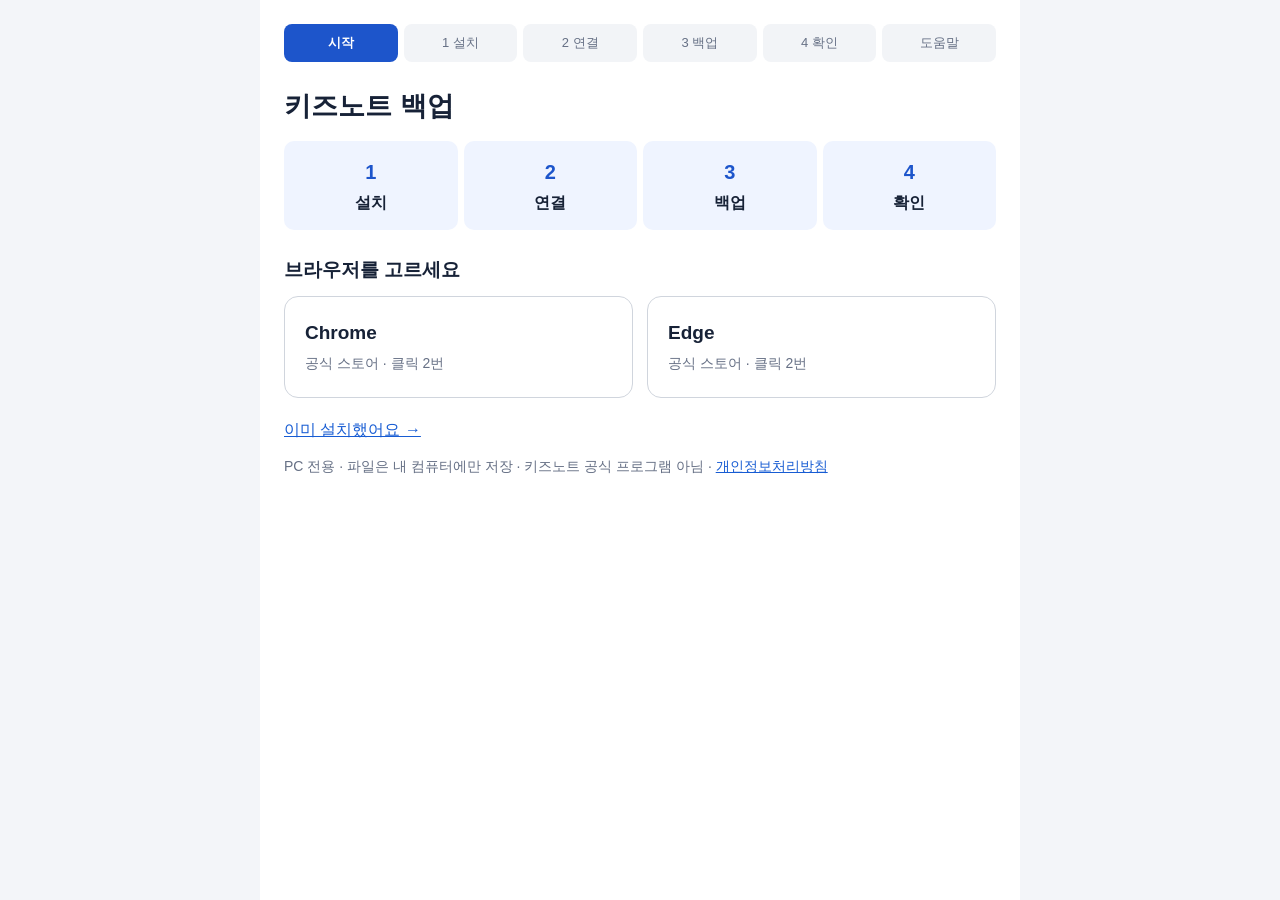
<file: instruction/index.html>
<!doctype html>
<html lang="ko">
<head>
<meta charset="utf-8">
<meta name="viewport" content="width=device-width,initial-scale=1">
<title>키즈노트 백업 - KidsNote Backup</title>
<link rel="stylesheet" href="guide.css?v=20261102">
</head>
<body>
<main>
<nav aria-label="단계"><ol class="steps"><li><a href="index.html" aria-current="step">시작</a></li><li><a href="index.html">1 설치</a></li><li><a href="open.html">2 연결</a></li><li><a href="backup.html">3 백업</a></li><li><a href="files.html">4 확인</a></li><li><a href="help.html">도움말</a></li></ol></nav>
<h1>키즈노트 백업</h1>
<ol class="flow"><li>설치</li><li>연결</li><li>백업</li><li>확인</li></ol>
<h2>브라우저를 고르세요</h2>
<div class="choices">
<a class="card" href="chrome.html"><b>Chrome</b><span>공식 스토어 · 클릭 2번</span></a>
<a class="card" href="edge.html"><b>Edge</b><span>공식 스토어 · 클릭 2번</span></a>
</div>
<p class="more"><a href="open.html">이미 설치했어요 →</a></p>
<p class="small">PC 전용 · 파일은 내 컴퓨터에만 저장 · 키즈노트 공식 프로그램 아님 · <a href="privacy.html" style="white-space:nowrap">개인정보처리방침</a></p>

</main>
</body>
</html>
</file>
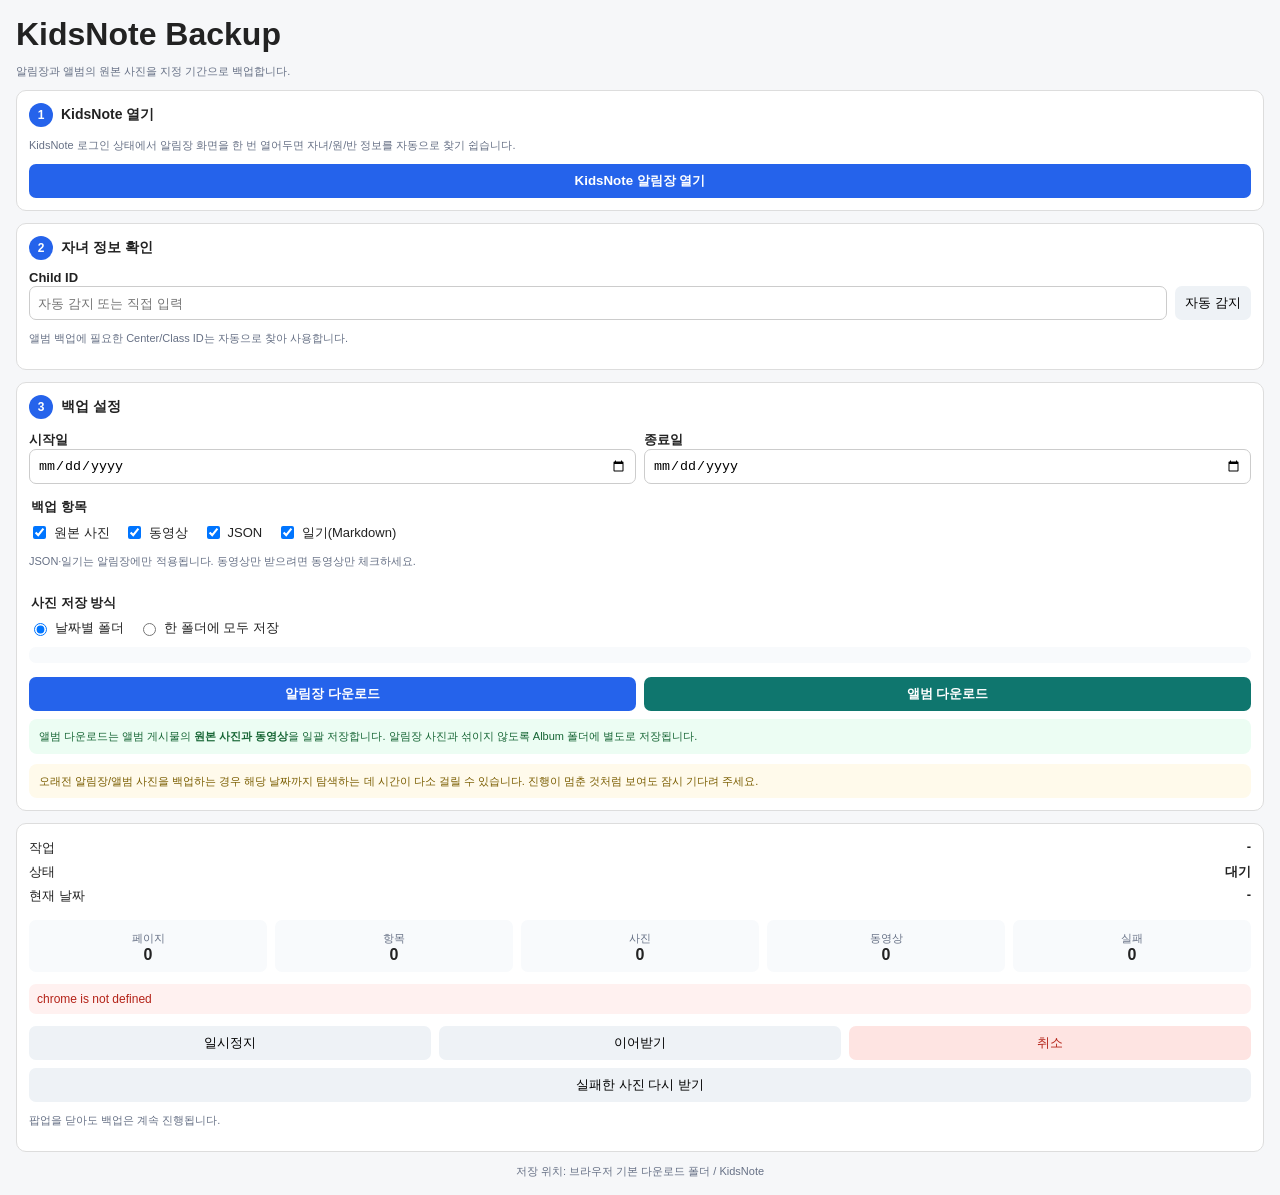
<file: popup.html>
<!doctype html>
<html lang="ko">
<head>
  <meta charset="utf-8">
  <meta name="viewport" content="width=device-width,initial-scale=1">
  <title>KidsNote Backup</title>
  <style>
    body{font-family:sans-serif;min-width:390px;margin:0;background:#f6f7f9;color:#222}.app{padding:16px}.panel{padding:12px;border:1px solid #ddd;border-radius:10px;margin-bottom:12px;background:#fff}h1{margin:0 0 4px}.step-title{display:flex;align-items:center;gap:8px;margin:0 0 8px;font-size:14px}.step-badge{display:inline-flex;width:24px;height:24px;border-radius:50%;align-items:center;justify-content:center;background:#2563eb;color:#fff;font-size:12px;font-weight:700}.inline,.actions,.backup-actions{display:flex;gap:8px}.inline input{flex:1}.dates,.stats{display:grid;grid-template-columns:1fr 1fr;gap:8px;margin-top:12px}.stats{grid-template-columns:repeat(5,1fr)}label{font-size:13px;font-weight:600}input{box-sizing:border-box;width:100%;padding:8px;border:1px solid #ccc;border-radius:7px}fieldset{border:0;padding:0;margin:14px 0}legend{font-size:13px;font-weight:700;margin-bottom:7px}.check,.radio{font-weight:400;margin-right:10px;display:inline-flex;align-items:center;gap:5px}.check input,.radio input{width:auto}button{padding:8px 10px;border:0;border-radius:7px;cursor:pointer}.primary{background:#2563eb;color:#fff;font-weight:700}.album-primary{background:#0f766e;color:#fff;font-weight:700}.full{width:100%}.secondary{background:#eef2f6}.danger{background:#fee4e2;color:#b42318}.status-row{display:flex;justify-content:space-between;padding:3px 0;font-size:13px}.stats div{text-align:center;background:#f8fafc;padding:8px;border-radius:7px}.stats span,.hint,header p,footer{color:#667085;font-size:11px}.stats strong{display:block;font-size:16px}.actions button,.backup-actions button{flex:1}.error{background:#fff1f0;color:#b42318;padding:8px;border-radius:7px;font-size:12px}.folder-example{margin:7px 0 0;padding:8px;background:#f8fafc;border-radius:7px;font-family:monospace;font-size:11px;line-height:1.5;color:#475467;white-space:pre-line}.wait-notice{margin:10px 0 0;padding:9px 10px;border-radius:8px;background:#fffaeb;color:#7a5d00;font-size:11px;line-height:1.5}.album-note{margin:8px 0 0;padding:9px 10px;border-radius:8px;background:#ecfdf3;color:#166534;font-size:11px;line-height:1.5}.retry-btn{margin-top:8px}.version{margin-top:4px;color:#98a2b3;font-size:10px}footer{text-align:center}
  </style>
</head>
<body>
  <main class="app">
    <header>
      <h1>KidsNote Backup</h1>
      <p>알림장과 앨범의 원본 사진을 지정 기간으로 백업합니다.</p>
      <div id="versionText" class="version"></div>
    </header>

    <section class="panel">
      <h2 class="step-title"><span class="step-badge">1</span>KidsNote 열기</h2>
      <p class="hint">KidsNote 로그인 상태에서 알림장 화면을 한 번 열어두면 자녀/원/반 정보를 자동으로 찾기 쉽습니다.</p>
      <button id="openReportBtn" type="button" class="primary full">KidsNote 알림장 열기</button>
    </section>

    <section class="panel">
      <h2 class="step-title"><span class="step-badge">2</span>자녀 정보 확인</h2>
      <label for="childId">Child ID</label>
      <div class="inline">
        <input id="childId" inputmode="numeric" autocomplete="off" placeholder="자동 감지 또는 직접 입력">
        <button id="detectBtn" type="button" class="secondary">자동 감지</button>
      </div>
      <p class="hint">앨범 백업에 필요한 Center/Class ID는 자동으로 찾아 사용합니다.</p>
    </section>

    <section class="panel">
      <h2 class="step-title"><span class="step-badge">3</span>백업 설정</h2>
      <div class="dates">
        <label>시작일<input id="startDate" type="date"></label>
        <label>종료일<input id="endDate" type="date"></label>
      </div>

      <fieldset>
        <legend>백업 항목</legend>
        <label class="check"><input id="photos" type="checkbox" checked> 원본 사진</label>
        <label class="check"><input id="videos" type="checkbox" checked> 동영상</label>
        <label class="check"><input id="json" type="checkbox" checked> JSON</label>
        <label class="check"><input id="markdown" type="checkbox" checked> 일기(Markdown)</label>
        <p class="hint">JSON·일기는 알림장에만 적용됩니다. 동영상만 받으려면 동영상만 체크하세요.</p>
      </fieldset>

      <fieldset>
        <legend>사진 저장 방식</legend>
        <label class="radio"><input id="photoModeDate" name="photoFolderMode" type="radio" value="date" checked> 날짜별 폴더</label>
        <label class="radio"><input id="photoModeFlat" name="photoFolderMode" type="radio" value="flat"> 한 폴더에 모두 저장</label>
        <div id="folderExample" class="folder-example"></div>
      </fieldset>

      <div class="backup-actions">
        <button id="startReportBtn" type="button" class="primary">알림장 다운로드</button>
        <button id="startAlbumBtn" type="button" class="album-primary">앨범 다운로드</button>
      </div>
      <p class="album-note">앨범 다운로드는 앨범 게시물의 <b>원본 사진과 동영상</b>을 일괄 저장합니다. 알림장 사진과 섞이지 않도록 Album 폴더에 별도로 저장됩니다.</p>
      <p class="wait-notice">오래전 알림장/앨범 사진을 백업하는 경우 해당 날짜까지 탐색하는 데 시간이 다소 걸릴 수 있습니다. 진행이 멈춘 것처럼 보여도 잠시 기다려 주세요.</p>
    </section>

    <section class="panel" aria-live="polite">
      <div class="status-row"><span>작업</span><strong id="jobType">-</strong></div>
      <div class="status-row"><span>상태</span><strong id="status">대기</strong></div>
      <div class="status-row"><span>현재 날짜</span><strong id="currentDate">-</strong></div>
      <div class="stats">
        <div><span>페이지</span><strong id="pages">0</strong></div>
        <div><span id="itemsLabel">항목</span><strong id="items">0</strong></div>
        <div><span>사진</span><strong id="images">0</strong></div>
        <div><span>동영상</span><strong id="videos-count">0</strong></div>
        <div><span>실패</span><strong id="failed">0</strong></div>
      </div>
      <p id="error" class="error" hidden></p>
      <div class="actions">
        <button id="pauseBtn" type="button" class="secondary">일시정지</button>
        <button id="resumeBtn" type="button" class="secondary">이어받기</button>
        <button id="cancelBtn" type="button" class="danger">취소</button>
      </div>
      <button id="retryFailedBtn" type="button" class="secondary full retry-btn">실패한 사진 다시 받기</button>
      <p class="hint">팝업을 닫아도 백업은 계속 진행됩니다.</p>
    </section>

    <footer>저장 위치: 브라우저 기본 다운로드 폴더 / KidsNote</footer>
  </main>
  <script src="popup.js"></script>
</body>
</html>
</file>
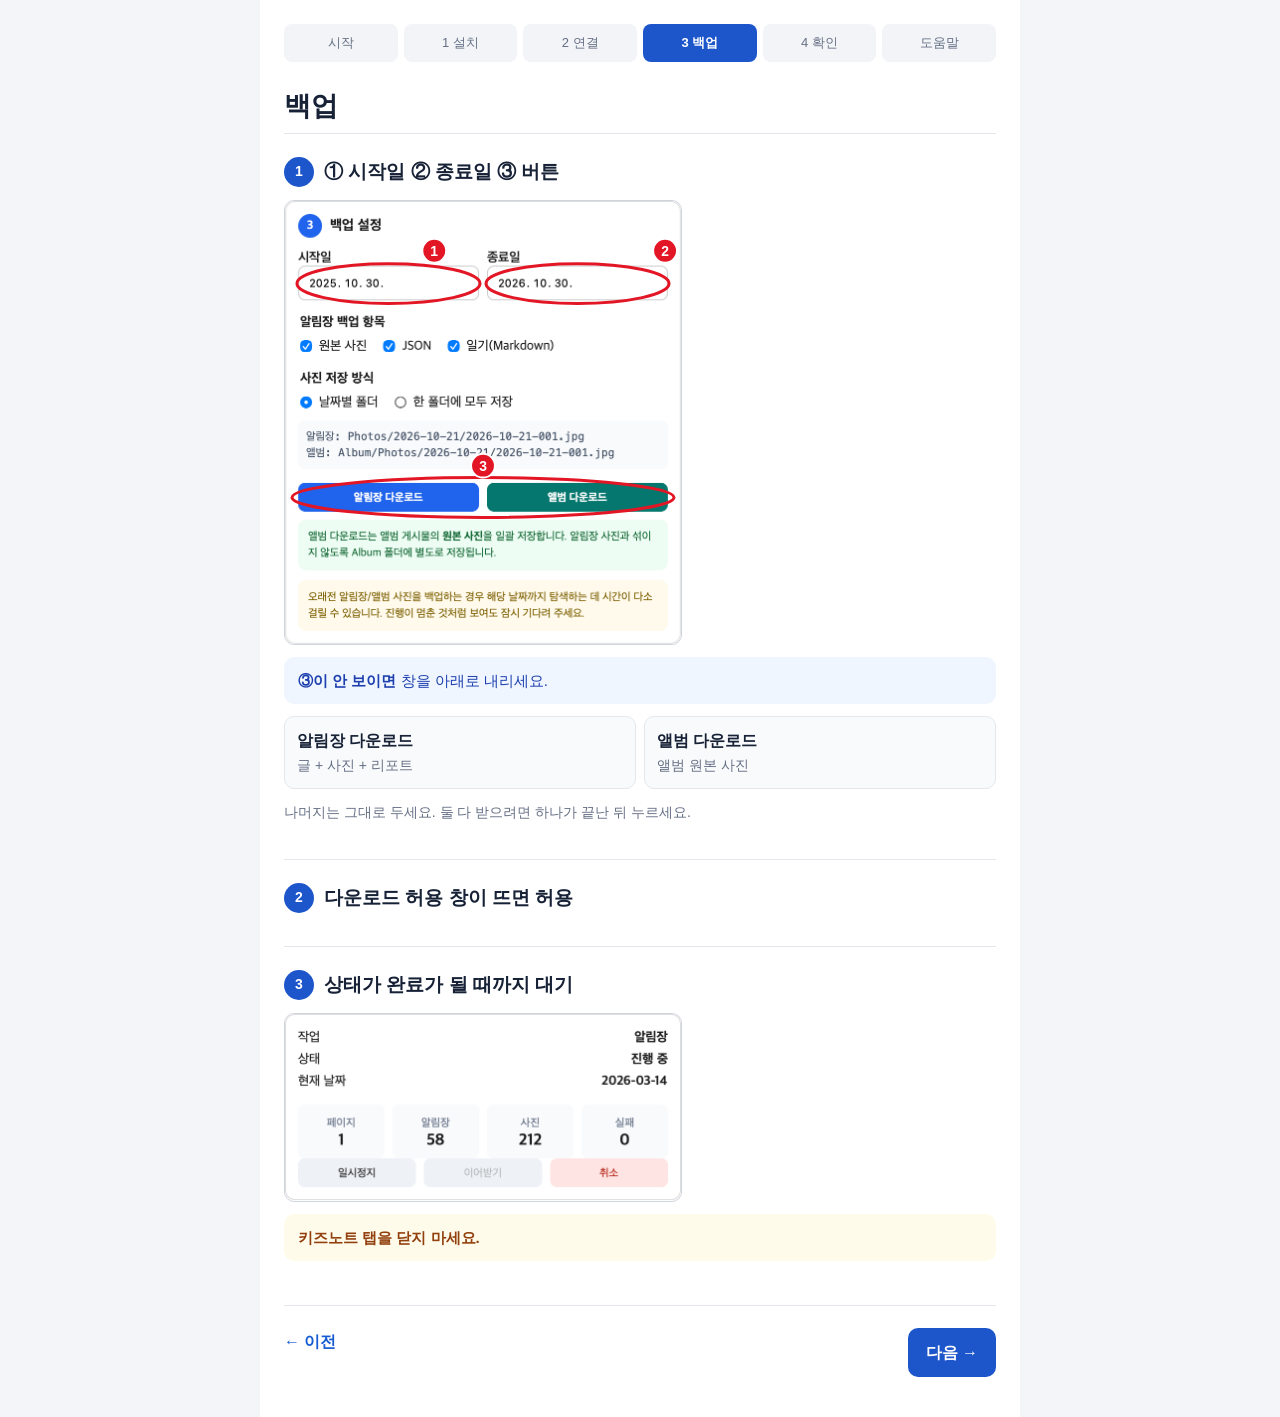
<file: instruction/backup.html>
<!doctype html>
<html lang="ko">
<head>
<meta charset="utf-8">
<meta name="viewport" content="width=device-width,initial-scale=1">
<title>백업 - KidsNote Backup</title>
<link rel="stylesheet" href="guide.css?v=20261102">
</head>
<body>
<main>
<nav aria-label="단계"><ol class="steps"><li><a href="index.html">시작</a></li><li><a href="index.html">1 설치</a></li><li><a href="open.html">2 연결</a></li><li><a href="backup.html" aria-current="step">3 백업</a></li><li><a href="files.html">4 확인</a></li><li><a href="help.html">도움말</a></li></ol></nav>
<h1>백업</h1>
<section><h2><span class="n">1</span>① 시작일 ② 종료일 ③ 버튼</h2><figure class="shot" style="max-width:398px"><svg xmlns="http://www.w3.org/2000/svg" viewBox="0 0 398 445" role="img" aria-label="백업 설정 칸"><image href="images/popup-settings.png" width="398" height="445"/><ellipse cx="104" cy="83" rx="92" ry="20" fill="none" stroke="#e31625" stroke-width="3"/><circle cx="150" cy="50" r="12" fill="#e31625" stroke="#fff" stroke-width="2"/><text x="150" y="55" text-anchor="middle" fill="#fff" font-family="Arial" font-weight="700" font-size="14">1</text><ellipse cx="294" cy="83" rx="92" ry="20" fill="none" stroke="#e31625" stroke-width="3"/><circle cx="382" cy="50" r="12" fill="#e31625" stroke="#fff" stroke-width="2"/><text x="382" y="55" text-anchor="middle" fill="#fff" font-family="Arial" font-weight="700" font-size="14">2</text><ellipse cx="199" cy="298" rx="192" ry="20" fill="none" stroke="#e31625" stroke-width="3"/><circle cx="199" cy="266" r="12" fill="#e31625" stroke="#fff" stroke-width="2"/><text x="199" y="271" text-anchor="middle" fill="#fff" font-family="Arial" font-weight="700" font-size="14">3</text></svg></figure><div class="note tip"><b>③이 안 보이면</b> 창을 아래로 내리세요.</div><div class="pair"><div><b>알림장 다운로드</b><span>글 + 사진 + 리포트</span></div><div><b>앨범 다운로드</b><span>앨범 원본 사진</span></div></div><p class="small">나머지는 그대로 두세요. 둘 다 받으려면 하나가 끝난 뒤 누르세요.</p></section><section><h2><span class="n">2</span>다운로드 허용 창이 뜨면 허용</h2></section><section><h2><span class="n">3</span>상태가 완료가 될 때까지 대기</h2><figure class="shot" style="max-width:398px"><svg xmlns="http://www.w3.org/2000/svg" viewBox="0 0 398 187" role="img" aria-label="진행 상황 칸"><image href="images/popup-status.png" width="398" height="187"/></svg></figure><div class="note warn"><b>키즈노트 탭을 닫지 마세요.</b></div></section>
<nav class="pager" aria-label="이전 다음"><a href="open.html">← 이전</a><a class="btn" href="files.html">다음 →</a></nav>
</main>
</body>
</html>
</file>
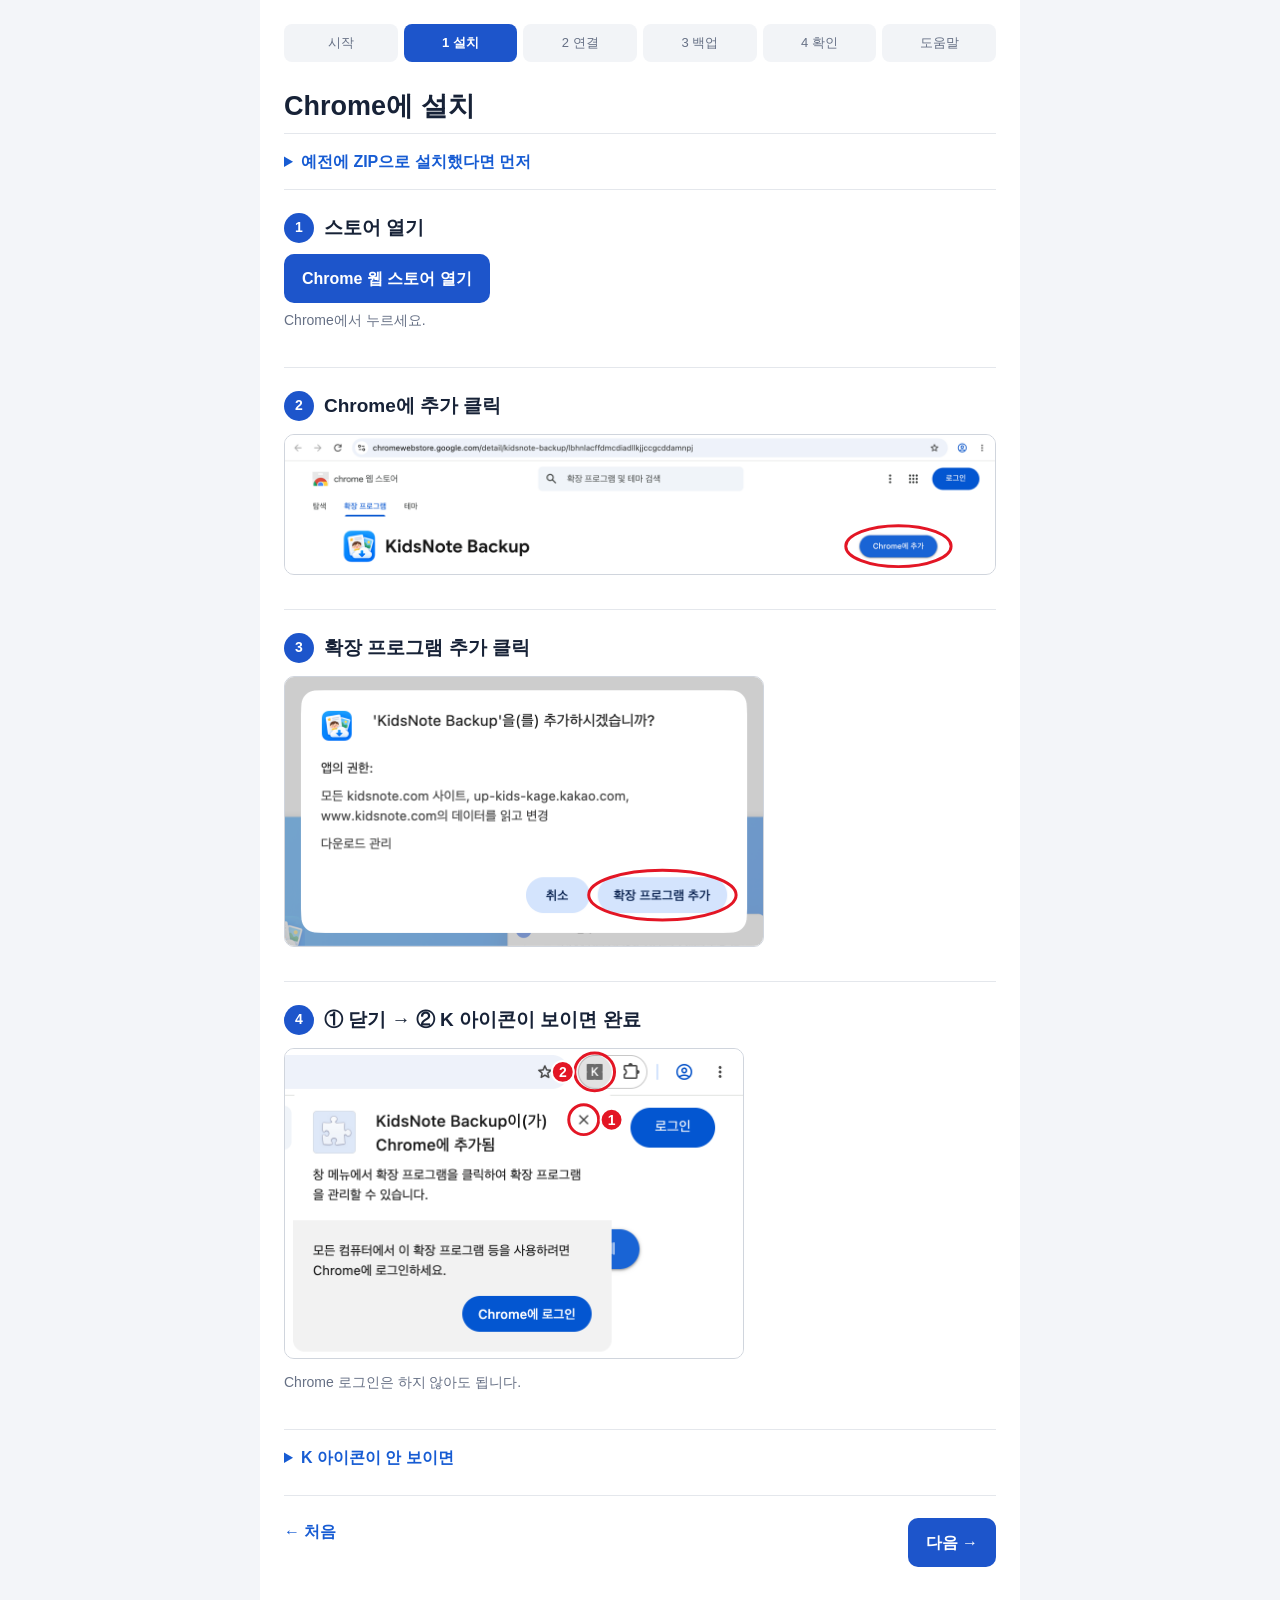
<file: instruction/chrome.html>
<!doctype html>
<html lang="ko">
<head>
<meta charset="utf-8">
<meta name="viewport" content="width=device-width,initial-scale=1">
<title>Chrome에 설치 - KidsNote Backup</title>
<link rel="stylesheet" href="guide.css?v=20261102">
</head>
<body>
<main>
<nav aria-label="단계"><ol class="steps"><li><a href="index.html">시작</a></li><li><a href="index.html" aria-current="step">1 설치</a></li><li><a href="open.html">2 연결</a></li><li><a href="backup.html">3 백업</a></li><li><a href="files.html">4 확인</a></li><li><a href="help.html">도움말</a></li></ol></nav>
<h1>Chrome에 설치</h1>
<details><summary>예전에 ZIP으로 설치했다면 먼저</summary><p><code>chrome://extensions</code>에서 KidsNote Backup을 삭제하세요. 받은 파일은 그대로입니다.</p></details>
<section><h2><span class="n">1</span>스토어 열기</h2><a class="btn" href="https://chromewebstore.google.com/detail/kidsnote-backup/lbhnlacffdmcdiadllkjjccgcddamnpj" target="_blank" rel="noopener">Chrome 웹 스토어 열기</a><p class="small">Chrome에서 누르세요.</p></section>
<section><h2><span class="n">2</span>Chrome에 추가 클릭</h2><figure class="shot" style="max-width:728px"><svg xmlns="http://www.w3.org/2000/svg" viewBox="0 0 728 142" role="img" aria-label="Chrome에 추가 버튼 위치"><image href="images/chrome-store-add.png?v=20261102" width="728" height="142"/><ellipse cx="629" cy="114" rx="54" ry="21" fill="none" stroke="#e31625" stroke-width="3"/></svg></figure></section>
<section><h2><span class="n">3</span>확장 프로그램 추가 클릭</h2><figure class="shot" style="max-width:480px"><svg xmlns="http://www.w3.org/2000/svg" viewBox="0 0 480 270" role="img" aria-label="확장 프로그램 추가 버튼 위치"><image href="images/chrome-install-dialog.png" width="480" height="270"/><ellipse cx="379" cy="219" rx="74" ry="25" fill="none" stroke="#e31625" stroke-width="3"/></svg></figure></section>
<section><h2><span class="n">4</span>① 닫기 → ② K 아이콘이 보이면 완료</h2><figure class="shot" style="max-width:460px"><svg xmlns="http://www.w3.org/2000/svg" viewBox="0 0 460 310" role="img" aria-label="닫기 버튼과 K 아이콘 위치"><image href="images/chrome-added.png" width="460" height="310"/><ellipse cx="300" cy="71" rx="15" ry="15" fill="none" stroke="#e31625" stroke-width="3"/><circle cx="328" cy="71" r="11" fill="#e31625" stroke="#fff" stroke-width="2"/><text x="328" y="76" text-anchor="middle" fill="#fff" font-family="Arial,sans-serif" font-weight="700" font-size="14">1</text><ellipse cx="311" cy="23" rx="20" ry="19" fill="none" stroke="#e31625" stroke-width="3"/><circle cx="279" cy="23" r="11" fill="#e31625" stroke="#fff" stroke-width="2"/><text x="279" y="28" text-anchor="middle" fill="#fff" font-family="Arial,sans-serif" font-weight="700" font-size="14">2</text></svg></figure><p class="small">Chrome 로그인은 하지 않아도 됩니다.</p></section>
<details><summary>K 아이콘이 안 보이면</summary><p>① 퍼즐 → ② 핀 클릭</p><figure class="shot" style="max-width:416px"><svg xmlns="http://www.w3.org/2000/svg" viewBox="0 0 416 250" role="img" aria-label="퍼즐 버튼과 핀 위치"><image href="images/pin-menu.png" width="416" height="250"/><ellipse cx="303" cy="23" rx="20" ry="19" fill="none" stroke="#e31625" stroke-width="3"/><circle cx="271" cy="23" r="11" fill="#e31625" stroke="#fff" stroke-width="2"/><text x="271" y="28" text-anchor="middle" fill="#fff" font-family="Arial,sans-serif" font-weight="700" font-size="14">1</text><ellipse cx="233.5" cy="178" rx="18" ry="18" fill="none" stroke="#e31625" stroke-width="3"/><circle cx="205" cy="178" r="11" fill="#e31625" stroke="#fff" stroke-width="2"/><text x="205" y="183" text-anchor="middle" fill="#fff" font-family="Arial,sans-serif" font-weight="700" font-size="14">2</text></svg></figure></details>
<nav class="pager" aria-label="이전 다음"><a href="index.html">← 처음</a><a class="btn" href="open.html">다음 →</a></nav>
</main>
</body>
</html>
</file>
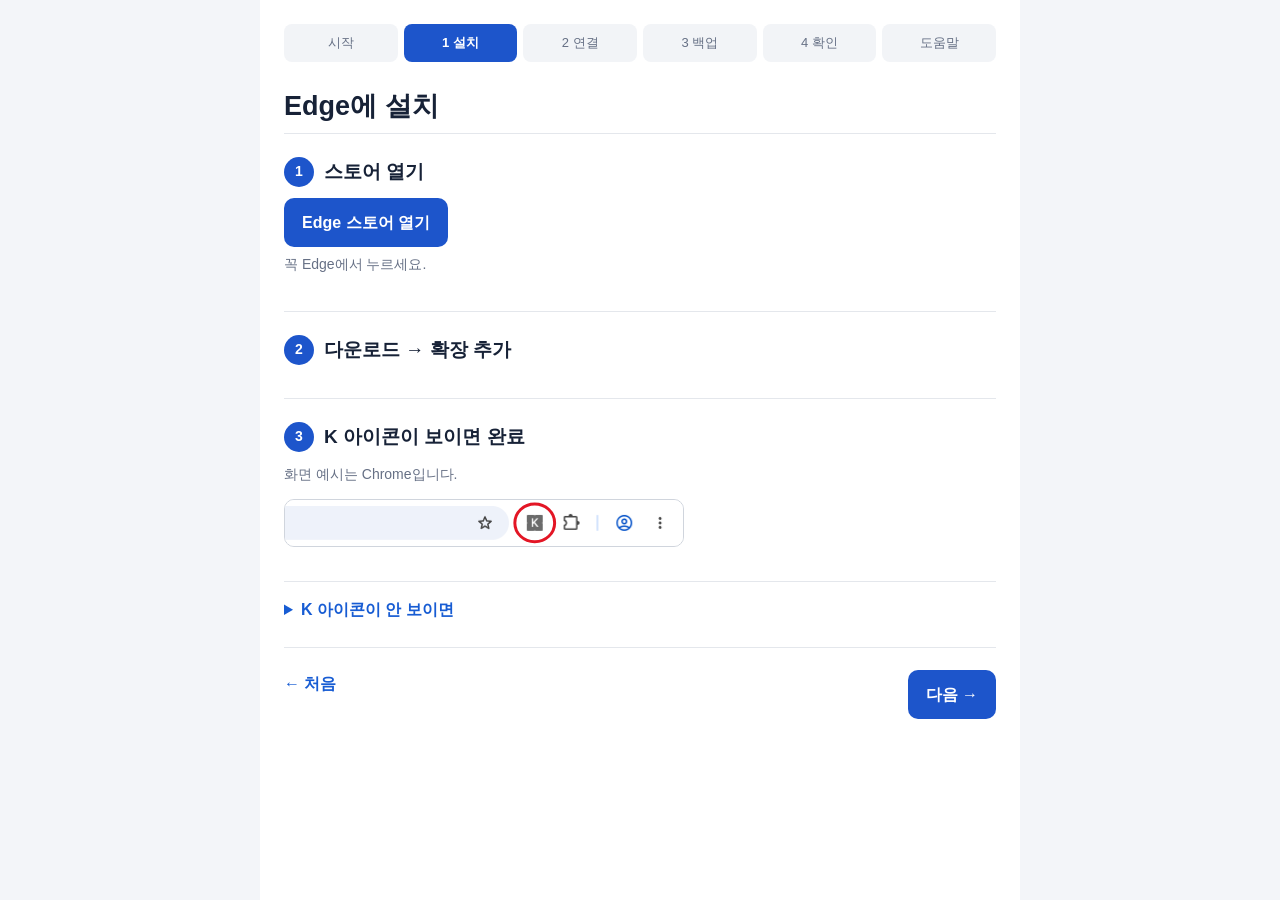
<file: instruction/edge.html>
<!doctype html>
<html lang="ko">
<head>
<meta charset="utf-8">
<meta name="viewport" content="width=device-width,initial-scale=1">
<title>Edge에 설치 - KidsNote Backup</title>
<link rel="stylesheet" href="guide.css?v=20261102">
</head>
<body>
<main>
<nav aria-label="단계"><ol class="steps"><li><a href="index.html">시작</a></li><li><a href="index.html" aria-current="step">1 설치</a></li><li><a href="open.html">2 연결</a></li><li><a href="backup.html">3 백업</a></li><li><a href="files.html">4 확인</a></li><li><a href="help.html">도움말</a></li></ol></nav>
<h1>Edge에 설치</h1>
<section><h2><span class="n">1</span>스토어 열기</h2><a class="btn" href="https://microsoftedge.microsoft.com/addons/detail/njfjjkbanciimhmfecjdafnhoiboajic" target="_blank" rel="noopener">Edge 스토어 열기</a><p class="small">꼭 Edge에서 누르세요.</p></section><section><h2><span class="n">2</span>다운로드 → 확장 추가</h2></section><section><h2><span class="n">3</span>K 아이콘이 보이면 완료</h2><p class="small">화면 예시는 Chrome입니다.</p><figure class="shot" style="max-width:400px"><svg xmlns="http://www.w3.org/2000/svg" viewBox="0 0 400 46" role="img" aria-label="K 아이콘 위치"><image href="images/toolbar-k.png?v=20261102" width="400" height="46"/><ellipse cx="251" cy="23" rx="20" ry="19" fill="none" stroke="#e31625" stroke-width="3"/></svg></figure></section>
<details><summary>K 아이콘이 안 보이면</summary><p>① 퍼즐 → ② 표시 클릭</p><figure class="shot" style="max-width:416px"><svg xmlns="http://www.w3.org/2000/svg" viewBox="0 0 416 250" role="img" aria-label="퍼즐 버튼과 핀 위치"><image href="images/pin-menu.png" width="416" height="250"/><ellipse cx="303" cy="23" rx="20" ry="19" fill="none" stroke="#e31625" stroke-width="3"/><circle cx="271" cy="23" r="11" fill="#e31625" stroke="#fff" stroke-width="2"/><text x="271" y="28" text-anchor="middle" fill="#fff" font-family="Arial,sans-serif" font-weight="700" font-size="14">1</text><ellipse cx="233.5" cy="178" rx="18" ry="18" fill="none" stroke="#e31625" stroke-width="3"/><circle cx="205" cy="178" r="11" fill="#e31625" stroke="#fff" stroke-width="2"/><text x="205" y="183" text-anchor="middle" fill="#fff" font-family="Arial,sans-serif" font-weight="700" font-size="14">2</text></svg></figure><p class="small">Edge는 눈 모양일 수 있습니다.</p></details>
<nav class="pager" aria-label="이전 다음"><a href="index.html">← 처음</a><a class="btn" href="open.html">다음 →</a></nav>
</main>
</body>
</html>
</file>
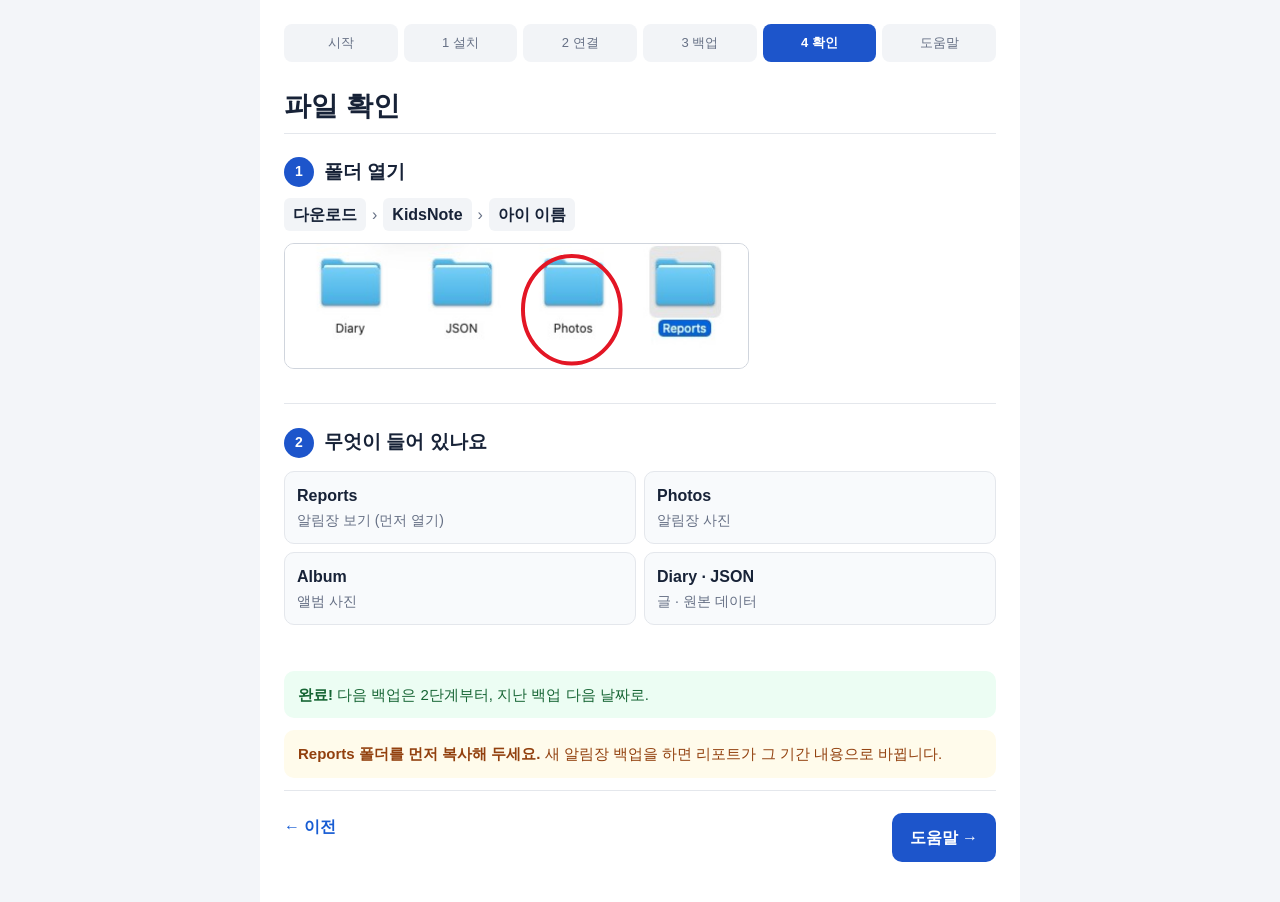
<file: instruction/files.html>
<!doctype html>
<html lang="ko">
<head>
<meta charset="utf-8">
<meta name="viewport" content="width=device-width,initial-scale=1">
<title>파일 확인 - KidsNote Backup</title>
<link rel="stylesheet" href="guide.css?v=20261102">
</head>
<body>
<main>
<nav aria-label="단계"><ol class="steps"><li><a href="index.html">시작</a></li><li><a href="index.html">1 설치</a></li><li><a href="open.html">2 연결</a></li><li><a href="backup.html">3 백업</a></li><li><a href="files.html" aria-current="step">4 확인</a></li><li><a href="help.html">도움말</a></li></ol></nav>
<h1>파일 확인</h1>
<section><h2><span class="n">1</span>폴더 열기</h2><p class="crumb"><span>다운로드</span>›<span>KidsNote</span>›<span>아이 이름</span></p><figure class="shot" style="max-width:465px"><svg xmlns="http://www.w3.org/2000/svg" viewBox="0 0 465 125" role="img" aria-label="빨간 원 위치를 표시한 화면"><image href="images/result-folders.jpeg" width="465" height="125"/><ellipse cx="288" cy="66" rx="49" ry="54" fill="none" stroke="#e31625" stroke-width="4"/></svg></figure></section><section><h2><span class="n">2</span>무엇이 들어 있나요</h2><div class="pair"><div><b>Reports</b><span>알림장 보기 (먼저 열기)</span></div><div><b>Photos</b><span>알림장 사진</span></div><div><b>Album</b><span>앨범 사진</span></div><div><b>Diary · JSON</b><span>글 · 원본 데이터</span></div></div></section><div class="note ok"><b>완료!</b> 다음 백업은 2단계부터, 지난 백업 다음 날짜로.</div>
<div class="note warn"><b>Reports 폴더를 먼저 복사해 두세요.</b> 새 알림장 백업을 하면 리포트가 그 기간 내용으로 바뀝니다.</div>
<nav class="pager" aria-label="이전 다음"><a href="backup.html">← 이전</a><a class="btn" href="help.html">도움말 →</a></nav>
</main>
</body>
</html>
</file>
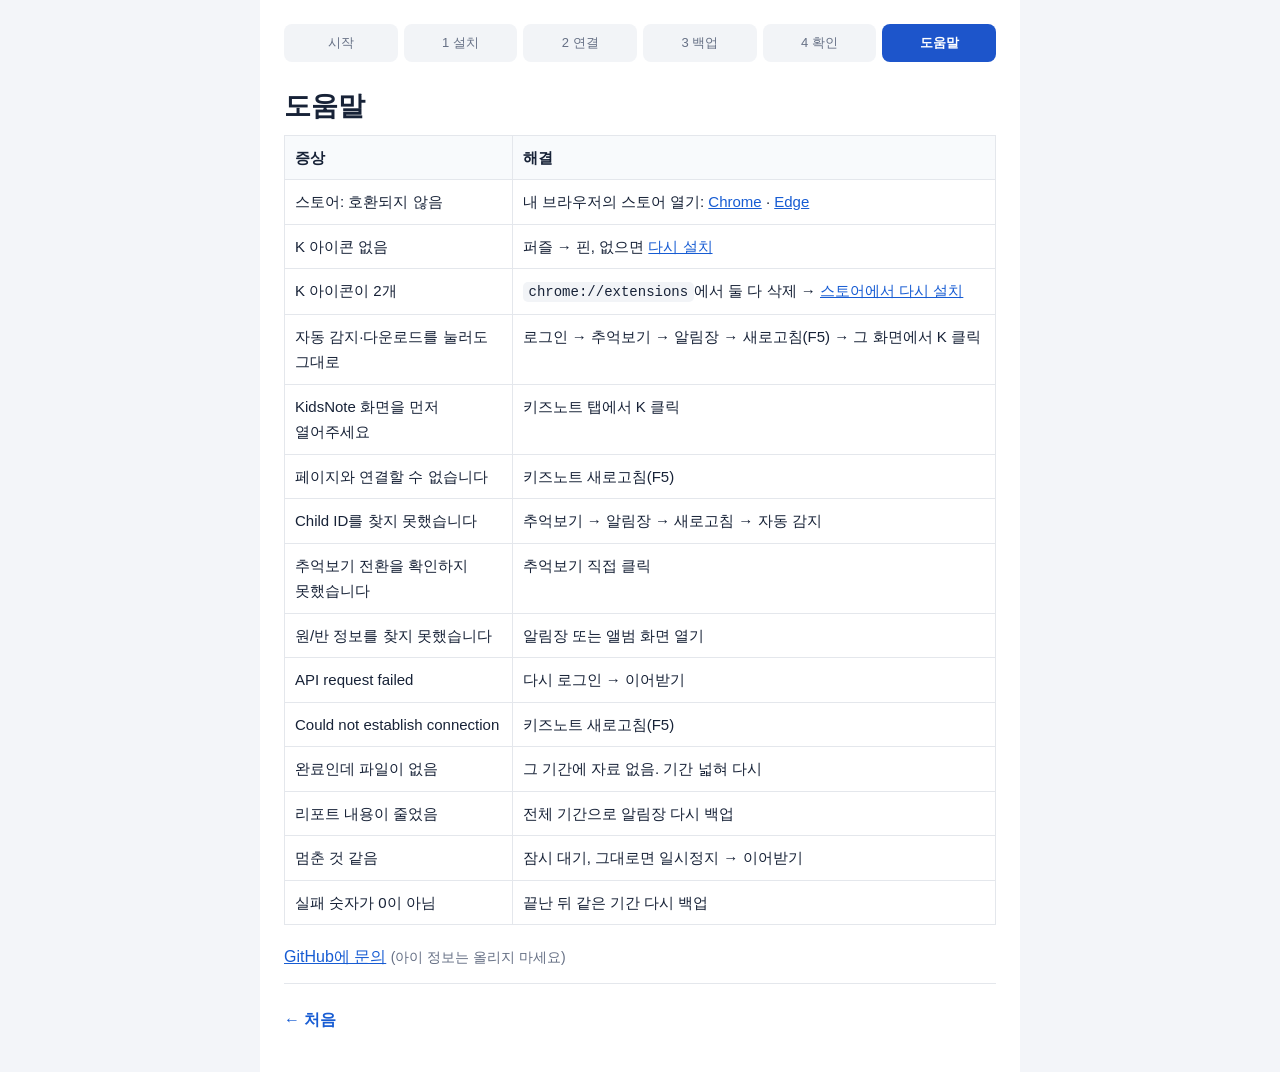
<file: instruction/help.html>
<!doctype html>
<html lang="ko">
<head>
<meta charset="utf-8">
<meta name="viewport" content="width=device-width,initial-scale=1">
<title>도움말 - KidsNote Backup</title>
<link rel="stylesheet" href="guide.css?v=20261102">
</head>
<body>
<main>
<nav aria-label="단계"><ol class="steps"><li><a href="index.html">시작</a></li><li><a href="index.html">1 설치</a></li><li><a href="open.html">2 연결</a></li><li><a href="backup.html">3 백업</a></li><li><a href="files.html">4 확인</a></li><li><a href="help.html" aria-current="step">도움말</a></li></ol></nav>
<h1>도움말</h1>
<table><tr><th>증상</th><th>해결</th></tr><tr><td>스토어: 호환되지 않음</td><td>내 브라우저의 스토어 열기: <a href="chrome.html">Chrome</a> · <a href="edge.html">Edge</a></td></tr><tr><td>K 아이콘 없음</td><td>퍼즐 → 핀, 없으면 <a href="index.html">다시 설치</a></td></tr><tr><td>K 아이콘이 2개</td><td><code>chrome://extensions</code>에서 둘 다 삭제 → <a href="index.html">스토어에서 다시 설치</a></td></tr><tr><td>자동 감지·다운로드를 눌러도 그대로</td><td>로그인 → 추억보기 → 알림장 → 새로고침(F5) → 그 화면에서 K 클릭</td></tr><tr><td>KidsNote 화면을 먼저 열어주세요</td><td>키즈노트 탭에서 K 클릭</td></tr><tr><td>페이지와 연결할 수 없습니다</td><td>키즈노트 새로고침(F5)</td></tr><tr><td>Child ID를 찾지 못했습니다</td><td>추억보기 → 알림장 → 새로고침 → 자동 감지</td></tr><tr><td>추억보기 전환을 확인하지 못했습니다</td><td>추억보기 직접 클릭</td></tr><tr><td>원/반 정보를 찾지 못했습니다</td><td>알림장 또는 앨범 화면 열기</td></tr><tr><td>API request failed</td><td>다시 로그인 → 이어받기</td></tr><tr><td>Could not establish connection</td><td>키즈노트 새로고침(F5)</td></tr><tr><td>완료인데 파일이 없음</td><td>그 기간에 자료 없음. 기간 넓혀 다시</td></tr><tr><td>리포트 내용이 줄었음</td><td>전체 기간으로 알림장 다시 백업</td></tr><tr><td>멈춘 것 같음</td><td>잠시 대기, 그대로면 일시정지 → 이어받기</td></tr><tr><td>실패 숫자가 0이 아님</td><td>끝난 뒤 같은 기간 다시 백업</td></tr></table><p class="more"><a href="https://github.com/pjyy2k/kidsnote-backup/issues" target="_blank" rel="noopener">GitHub에 문의</a> <span class="small">(아이 정보는 올리지 마세요)</span></p>
<nav class="pager" aria-label="이전 다음"><a href="index.html">← 처음</a><span></span></nav>
</main>
</body>
</html>
</file>
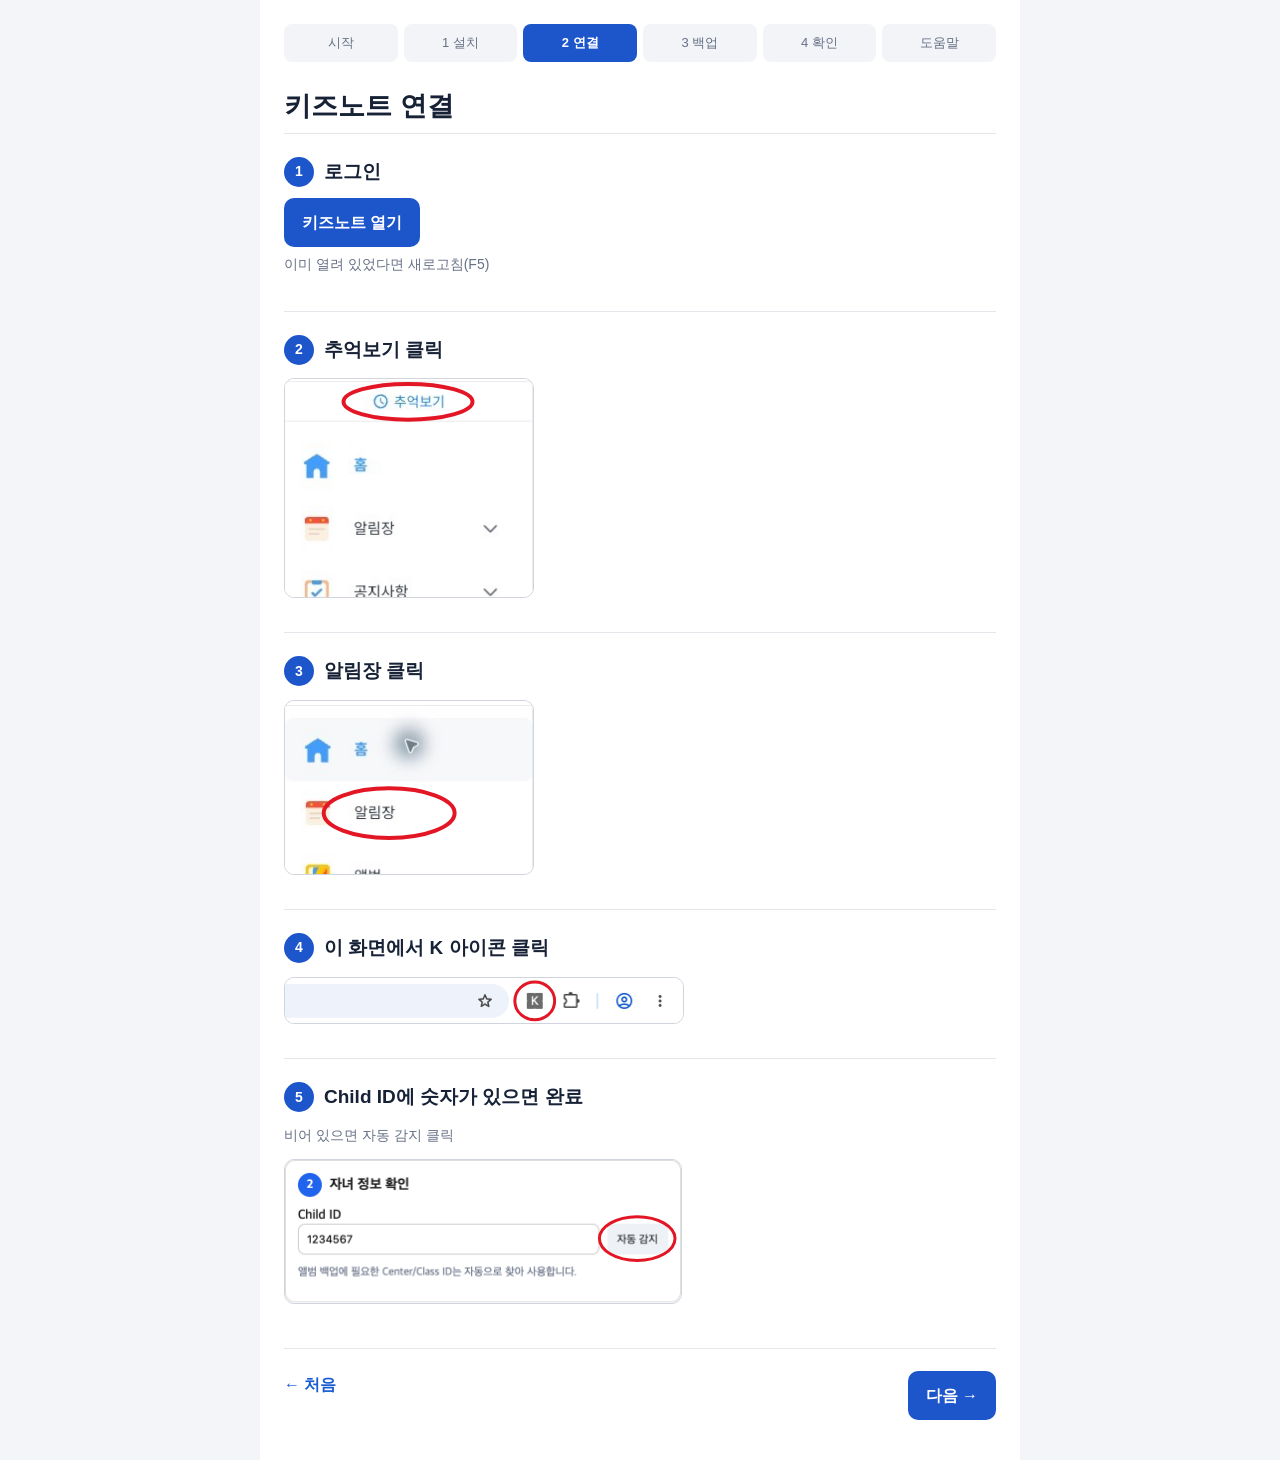
<file: instruction/open.html>
<!doctype html>
<html lang="ko">
<head>
<meta charset="utf-8">
<meta name="viewport" content="width=device-width,initial-scale=1">
<title>키즈노트 연결 - KidsNote Backup</title>
<link rel="stylesheet" href="guide.css?v=20261102">
</head>
<body>
<main>
<nav aria-label="단계"><ol class="steps"><li><a href="index.html">시작</a></li><li><a href="index.html">1 설치</a></li><li><a href="open.html" aria-current="step">2 연결</a></li><li><a href="backup.html">3 백업</a></li><li><a href="files.html">4 확인</a></li><li><a href="help.html">도움말</a></li></ol></nav>
<h1>키즈노트 연결</h1>
<section><h2><span class="n">1</span>로그인</h2><a class="btn" href="https://www.kidsnote.com/" target="_blank" rel="noopener">키즈노트 열기</a><p class="small">이미 열려 있었다면 새로고침(F5)</p></section><section><h2><span class="n">2</span>추억보기 클릭</h2><figure class="shot" style="max-width:250px"><svg xmlns="http://www.w3.org/2000/svg" viewBox="0 0 250 220" role="img" aria-label="빨간 원 위치를 표시한 화면"><image href="images/memory-view.jpeg" width="250" height="220"/><ellipse cx="124" cy="23" rx="65" ry="18" fill="none" stroke="#e31625" stroke-width="4"/></svg></figure></section><section><h2><span class="n">3</span>알림장 클릭</h2><figure class="shot" style="max-width:250px"><svg xmlns="http://www.w3.org/2000/svg" viewBox="0 0 250 175" role="img" aria-label="빨간 원 위치를 표시한 화면"><image href="images/report-menu.png" width="250" height="175"/><ellipse cx="105" cy="113" rx="66" ry="25" fill="none" stroke="#e31625" stroke-width="4"/></svg></figure></section><section><h2><span class="n">4</span>이 화면에서 K 아이콘 클릭</h2><figure class="shot" style="max-width:400px"><svg xmlns="http://www.w3.org/2000/svg" viewBox="0 0 400 46" role="img" aria-label="K 아이콘 위치"><image href="images/toolbar-k.png?v=20261102" width="400" height="46"/><ellipse cx="251" cy="23" rx="20" ry="19" fill="none" stroke="#e31625" stroke-width="3"/></svg></figure></section><section><h2><span class="n">5</span>Child ID에 숫자가 있으면 완료</h2><p class="small">비어 있으면 자동 감지 클릭</p><figure class="shot" style="max-width:398px"><svg xmlns="http://www.w3.org/2000/svg" viewBox="0 0 398 143" role="img" aria-label="자동 감지 버튼 위치"><image href="images/popup-child.png" width="398" height="143"/><ellipse cx="354" cy="79" rx="38" ry="22" fill="none" stroke="#e31625" stroke-width="3"/></svg></figure></section>
<nav class="pager" aria-label="이전 다음"><a href="index.html">← 처음</a><a class="btn" href="backup.html">다음 →</a></nav>
</main>
</body>
</html>
</file>
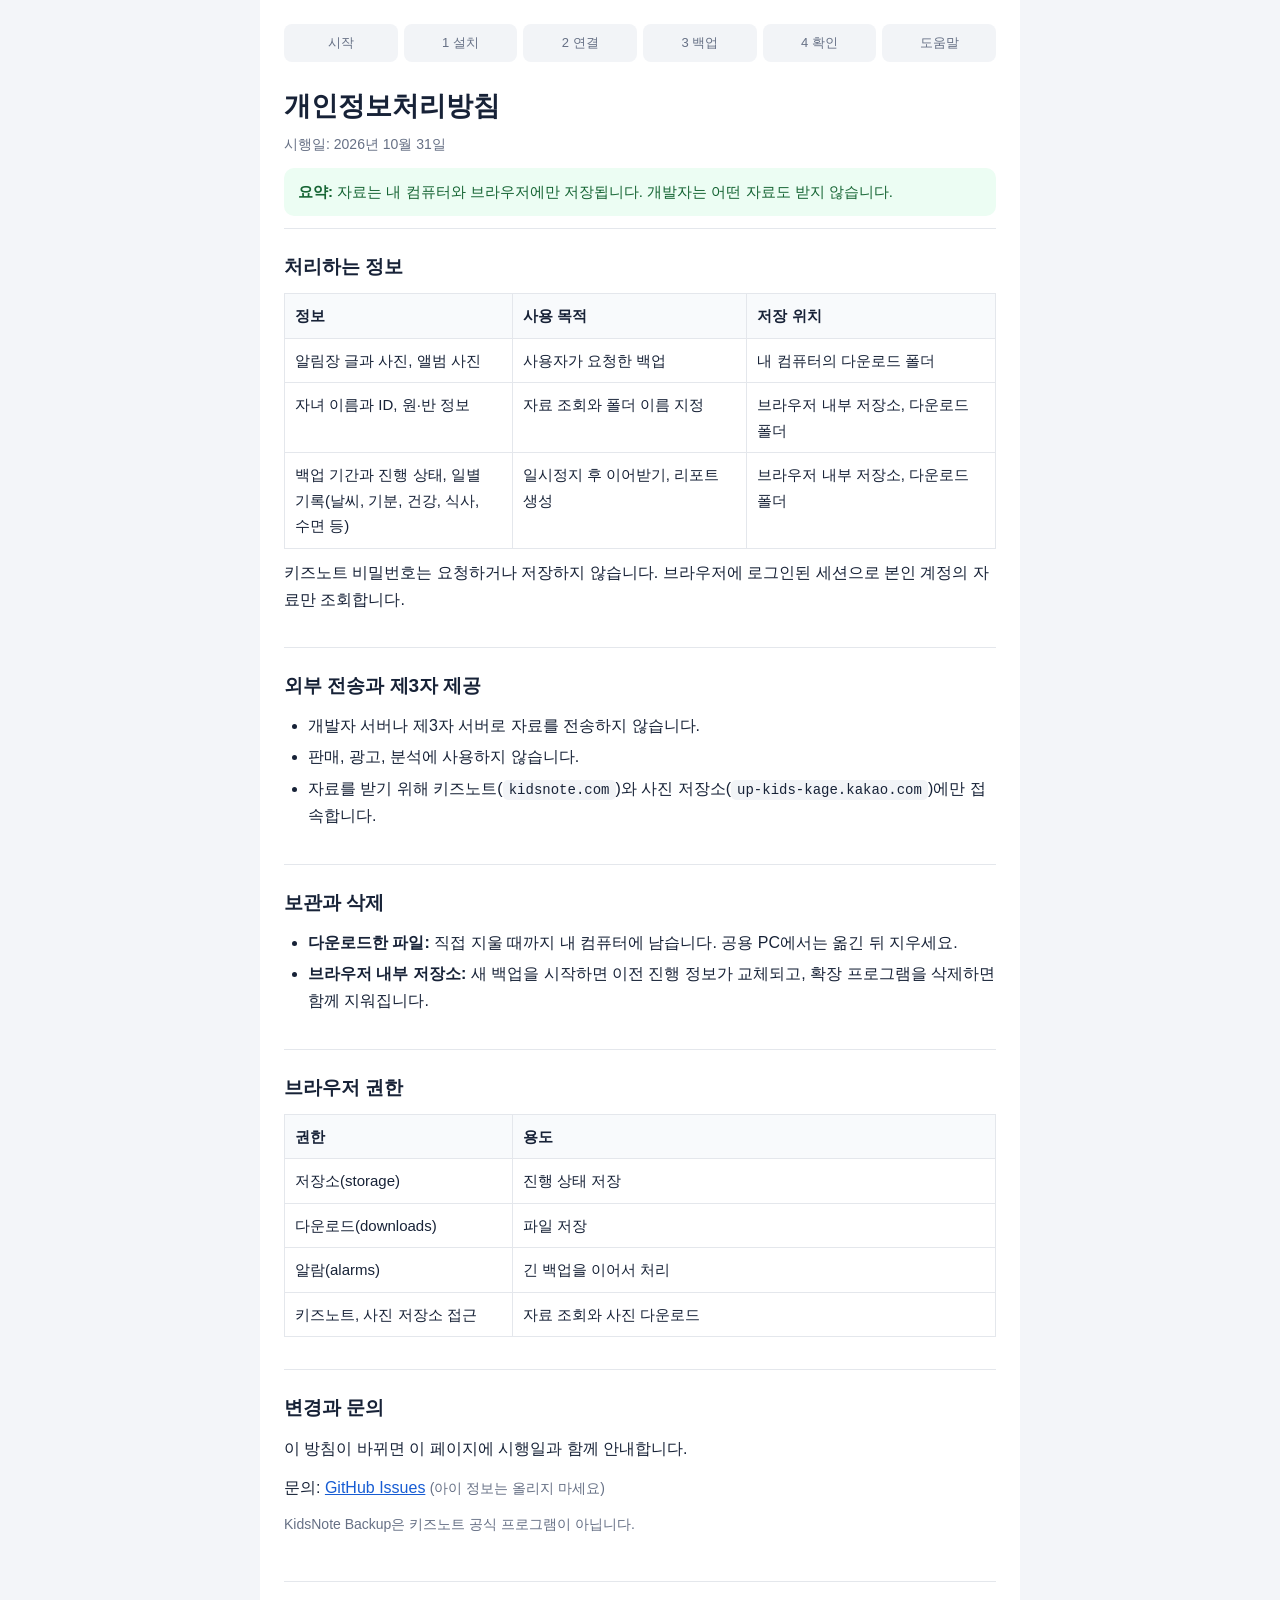
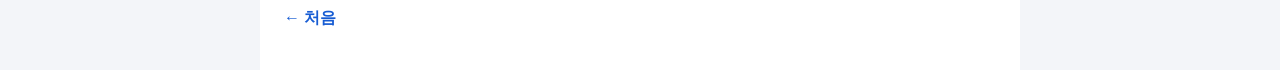
<file: instruction/privacy.html>
<!doctype html>
<html lang="ko">
<head>
<meta charset="utf-8">
<meta name="viewport" content="width=device-width,initial-scale=1">
<title>개인정보처리방침 - KidsNote Backup</title>
<link rel="stylesheet" href="guide.css?v=20261102">
</head>
<body>
<main>
<nav aria-label="단계"><ol class="steps"><li><a href="index.html">시작</a></li><li><a href="index.html">1 설치</a></li><li><a href="open.html">2 연결</a></li><li><a href="backup.html">3 백업</a></li><li><a href="files.html">4 확인</a></li><li><a href="help.html">도움말</a></li></ol></nav>
<h1>개인정보처리방침</h1>
<p class="small">시행일: 2026년 10월 31일</p>
<div class="note ok"><b>요약:</b> 자료는 내 컴퓨터와 브라우저에만 저장됩니다. 개발자는 어떤 자료도 받지 않습니다.</div>

<section>
<h2>처리하는 정보</h2>
<table>
<tr><th>정보</th><th>사용 목적</th><th>저장 위치</th></tr>
<tr><td>알림장 글과 사진, 앨범 사진</td><td>사용자가 요청한 백업</td><td>내 컴퓨터의 다운로드 폴더</td></tr>
<tr><td>자녀 이름과 ID, 원·반 정보</td><td>자료 조회와 폴더 이름 지정</td><td>브라우저 내부 저장소, 다운로드 폴더</td></tr>
<tr><td>백업 기간과 진행 상태, 일별 기록(날씨, 기분, 건강, 식사, 수면 등)</td><td>일시정지 후 이어받기, 리포트 생성</td><td>브라우저 내부 저장소, 다운로드 폴더</td></tr>
</table>
<p>키즈노트 비밀번호는 요청하거나 저장하지 않습니다. 브라우저에 로그인된 세션으로 본인 계정의 자료만 조회합니다.</p>
</section>

<section>
<h2>외부 전송과 제3자 제공</h2>
<ul>
<li>개발자 서버나 제3자 서버로 자료를 전송하지 않습니다.</li>
<li>판매, 광고, 분석에 사용하지 않습니다.</li>
<li>자료를 받기 위해 키즈노트(<code>kidsnote.com</code>)와 사진 저장소(<code>up-kids-kage.kakao.com</code>)에만 접속합니다.</li>
</ul>
</section>

<section>
<h2>보관과 삭제</h2>
<ul>
<li><b>다운로드한 파일:</b> 직접 지울 때까지 내 컴퓨터에 남습니다. 공용 PC에서는 옮긴 뒤 지우세요.</li>
<li><b>브라우저 내부 저장소:</b> 새 백업을 시작하면 이전 진행 정보가 교체되고, 확장 프로그램을 삭제하면 함께 지워집니다.</li>
</ul>
</section>

<section>
<h2>브라우저 권한</h2>
<table>
<tr><th>권한</th><th>용도</th></tr>
<tr><td>저장소(storage)</td><td>진행 상태 저장</td></tr>
<tr><td>다운로드(downloads)</td><td>파일 저장</td></tr>
<tr><td>알람(alarms)</td><td>긴 백업을 이어서 처리</td></tr>
<tr><td>키즈노트, 사진 저장소 접근</td><td>자료 조회와 사진 다운로드</td></tr>
</table>
</section>

<section>
<h2>변경과 문의</h2>
<p>이 방침이 바뀌면 이 페이지에 시행일과 함께 안내합니다.</p>
<p>문의: <a href="https://github.com/pjyy2k/kidsnote-backup/issues" target="_blank" rel="noopener">GitHub Issues</a> <span class="small">(아이 정보는 올리지 마세요)</span></p>
<p class="small">KidsNote Backup은 키즈노트 공식 프로그램이 아닙니다.</p>
</section>

<nav class="pager" aria-label="이전 다음"><a href="index.html">← 처음</a><span></span></nav>
</main>
</body>
</html>
</file>
<file: instruction/guide.css>
*{box-sizing:border-box}
body{margin:0;background:#f3f5f9;color:#172237;font:16px/1.7 -apple-system,BlinkMacSystemFont,"Segoe UI","Malgun Gothic",sans-serif}
main{max-width:760px;margin:auto;background:#fff;min-height:100vh;padding:24px 24px 40px}
.steps{display:flex;gap:6px;list-style:none;margin:0 0 26px;padding:0;font-size:13px}
.steps li{flex:1;margin:0}
.steps a{display:block;height:100%;padding:8px 4px;text-align:center;text-decoration:none;color:#667085;background:#f2f4f7;border-radius:8px}
.steps a[aria-current]{background:#1d55cb;color:#fff;font-weight:700}
h1{font-size:27px;line-height:1.35;margin:0 0 8px}
.intro{color:#667085;margin:0 0 22px}
section{border-top:1px solid #e4e7ec;padding:22px 0}
h2{font-size:19px;margin:0 0 10px;display:flex;align-items:center;gap:10px}
.n{flex:none;display:inline-grid;place-items:center;width:30px;height:30px;border-radius:50%;background:#1d55cb;color:#fff;font-size:14px}
p{margin:6px 0 12px}ol,ul{margin:6px 0 12px;padding-left:24px}li{margin:4px 0}
a{color:#175cd3}code{background:#f2f4f7;border-radius:5px;padding:2px 6px;font-size:14px}
.shot{margin:12px 0;border:1px solid #d0d5dd;border-radius:10px;overflow:hidden}.shot svg{display:block;width:100%;height:auto}
.note{border-radius:10px;padding:11px 14px;margin:12px 0;font-size:15px}
.tip{background:#eff6ff;color:#1e40af}.warn{background:#fffbeb;color:#92400e}.ok{background:#ecfdf3;color:#166534}
.btn{display:inline-block;background:#1d55cb;color:#fff;text-decoration:none;font-weight:700;border-radius:10px;padding:11px 18px}
.choices{display:grid;grid-template-columns:1fr 1fr;gap:14px}
.card{display:block;text-decoration:none;color:inherit;border:1px solid #d0d5dd;border-radius:14px;padding:20px}
.card:hover{border-color:#667085}.card b{display:block;font-size:19px}.card span{color:#667085;font-size:14px}
table{width:100%;border-collapse:collapse;margin:10px 0;font-size:15px}th,td{border:1px solid #e4e7ec;padding:9px 10px;text-align:left;vertical-align:top}th{background:#f8fafc}td:first-child,th:first-child{width:32%;word-break:keep-all}
.pager{display:flex;justify-content:space-between;gap:10px;margin-top:10px;padding-top:22px;border-top:1px solid #e4e7ec}
.pager a{font-weight:700;text-decoration:none}
footer{margin-top:22px;color:#98a2b3;font-size:13px}
@media(max-width:560px){main{padding:16px 16px 32px}.choices{grid-template-columns:1fr}h1{font-size:24px}.steps{font-size:12px}}
.flow{display:flex;gap:6px;list-style:none;counter-reset:f;padding:0;margin:16px 0 24px}
.flow li{flex:1;margin:0;text-align:center;font-weight:700;padding:14px 4px;background:#eff4ff;border-radius:10px;counter-increment:f}
.flow li:before{content:counter(f);display:block;color:#1d55cb;font-size:20px}
.pair{display:grid;grid-template-columns:1fr 1fr;gap:8px;margin:12px 0}
.pair div{background:#f8fafc;border:1px solid #e4e7ec;border-radius:10px;padding:10px 12px}
.pair b,.pair span{display:block}.pair span{color:#667085;font-size:14px}
.crumb{display:flex;flex-wrap:wrap;gap:6px;align-items:center;color:#667085}.crumb span{background:#f2f4f7;color:#172237;border-radius:6px;padding:3px 9px;font-weight:600}
.small{color:#667085;font-size:14px}.more{margin-top:18px}
.pager a.btn{color:#fff}
details{border-top:1px solid #e4e7ec;padding:14px 0}
summary{font-weight:700;color:#175cd3;cursor:pointer}
</file>
